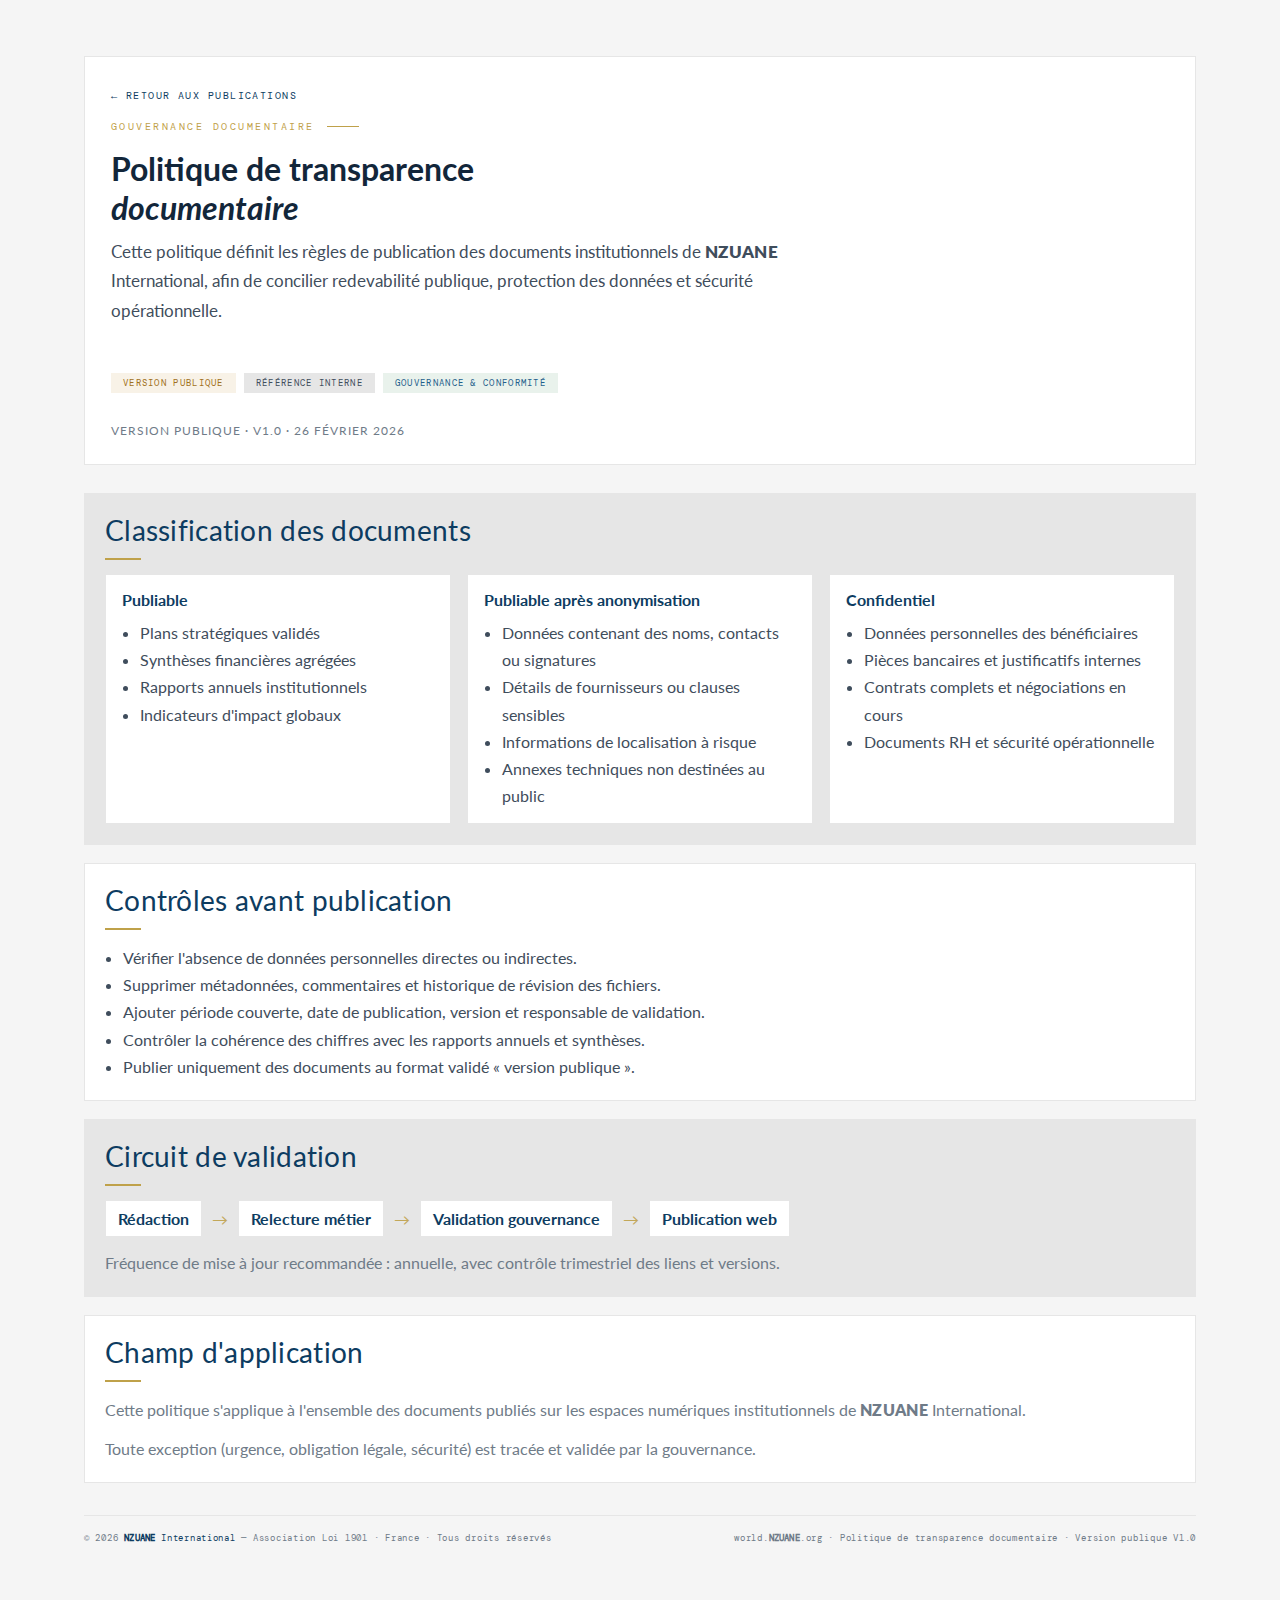
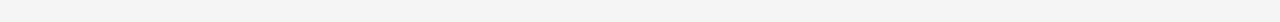
<file: src/corporate/politique-transparence.html>
<!doctype html>
<html lang="fr">
<head>
  <meta charset="UTF-8" />
  <meta name="viewport" content="width=device-width, initial-scale=1.0" />
  <title>NZUANE International — Politique de transparence documentaire</title>
  <meta name="description" content="Politique de transparence documentaire de NZUANE International : critères de publication, anonymisation, confidentialité et cycle de validation." />
  <link rel="preconnect" href="https://fonts.googleapis.com">
  <link rel="preconnect" href="https://fonts.gstatic.com" crossorigin>
  <link href="https://fonts.googleapis.com/css2?family=Lato:wght@300;400;700;900&family=DM+Mono:wght@400;500&display=swap" rel="stylesheet">
  <link rel="stylesheet" href="assets/css/styles.css">
</head>
<body class="policy-page">
  <main class="policy-main">
    <div class="policy-header">
      <a href="index.html#publications" class="back-link">← Retour aux publications</a>
      <div class="section-eyebrow">Gouvernance documentaire</div>
      <h1 class="section-title">Politique de transparence<br><em>documentaire</em></h1>
      <p class="section-lead">
        Cette politique définit les règles de publication des documents institutionnels de <strong class="term-key">NZUANE</strong> International,
        afin de concilier redevabilité publique, protection des données et sécurité opérationnelle.
      </p>
      <div class="policy-tags">
        <span class="tag gold">Version publique</span>
        <span class="tag">Référence interne</span>
        <span class="tag green">Gouvernance & conformité</span>
      </div>
      <p class="policy-meta">Version publique · V1.0 · 26 février 2026</p>
    </div>

    <section class="policy-section">
      <h2 class="policy-title">Classification des documents</h2>
      <div class="policy-grid">
        <article class="card policy-card">
          <h3>Publiable</h3>
          <ul>
            <li>Plans stratégiques validés</li>
            <li>Synthèses financières agrégées</li>
            <li>Rapports annuels institutionnels</li>
            <li>Indicateurs d'impact globaux</li>
          </ul>
        </article>
        <article class="card policy-card">
          <h3>Publiable après anonymisation</h3>
          <ul>
            <li>Données contenant des noms, contacts ou signatures</li>
            <li>Détails de fournisseurs ou clauses sensibles</li>
            <li>Informations de localisation à risque</li>
            <li>Annexes techniques non destinées au public</li>
          </ul>
        </article>
        <article class="card policy-card">
          <h3>Confidentiel</h3>
          <ul>
            <li>Données personnelles des bénéficiaires</li>
            <li>Pièces bancaires et justificatifs internes</li>
            <li>Contrats complets et négociations en cours</li>
            <li>Documents RH et sécurité opérationnelle</li>
          </ul>
        </article>
      </div>
    </section>

    <section class="policy-section">
      <h2 class="policy-title">Contrôles avant publication</h2>
      <ul class="policy-list">
        <li>Vérifier l'absence de données personnelles directes ou indirectes.</li>
        <li>Supprimer métadonnées, commentaires et historique de révision des fichiers.</li>
        <li>Ajouter période couverte, date de publication, version et responsable de validation.</li>
        <li>Contrôler la cohérence des chiffres avec les rapports annuels et synthèses.</li>
        <li>Publier uniquement des documents au format validé « version publique ».</li>
      </ul>
    </section>

    <section class="policy-section">
      <h2 class="policy-title">Circuit de validation</h2>
      <div class="policy-flow">
        <span class="policy-step">Rédaction</span>
        <span class="policy-arrow">→</span>
        <span class="policy-step">Relecture métier</span>
        <span class="policy-arrow">→</span>
        <span class="policy-step">Validation gouvernance</span>
        <span class="policy-arrow">→</span>
        <span class="policy-step">Publication web</span>
      </div>
      <p class="policy-note">Fréquence de mise à jour recommandée : annuelle, avec contrôle trimestriel des liens et versions.</p>
    </section>

    <section class="policy-section policy-section-compact">
      <h2 class="policy-title">Champ d'application</h2>
      <p class="policy-note">Cette politique s'applique à l'ensemble des documents publiés sur les espaces numériques institutionnels de <strong class="term-key">NZUANE</strong> International.</p>
      <p class="policy-note">Toute exception (urgence, obligation légale, sécurité) est tracée et validée par la gouvernance.</p>
    </section>

    <footer class="footer-bottom policy-footer">
      <div class="footer-copy">
        © 2026 <span><strong class="term-key">NZUANE</strong> International</span> — Association Loi 1901 · France · Tous droits réservés
      </div>
      <div class="footer-copy">
        world.nzuane.org · Politique de transparence documentaire · Version publique V1.0
      </div>
    </footer>
  </main>
  <script src="assets/js/brand-terms.js" defer></script>
</body>
</html>
</file>
<file: src/corporate/assets/css/styles.css>
/* =============================================
   VARIABLES & RESET
   ============================================= */
:root {
  --primary-color:#0d3c61;
  --secondary-color:#1f5f8b;
  --accent-color:#bfa14a;
  --neutral-color:#f5f5f5;

  --ink:       #12263a;
  --forest:    var(--primary-color);
  --fern:      var(--secondary-color);
  --leaf:      #3c7fb0;
  --gold:      var(--accent-color);
  --gold-lt:   #d7bf76;
  --ivory:     var(--neutral-color);
  --ivory-dk:  #e6e6e6;
  --stone:     #6f7b88;
  --ash:       #3f4d5c;
  --white:     #ffffff;
  --red:       #b83232;
  --nav-w:     260px;
  --ease:      cubic-bezier(.4,0,.2,1);
}

*,*::before,*::after{margin:0;padding:0;box-sizing:border-box}
html{scroll-behavior:smooth;font-size:16px}
body{
  font-family:'Lato','Arial',sans-serif;
  background:var(--ivory);
  color:var(--ink);
  display:flex;
  min-height:100vh;
  overflow-x:hidden;
}

/* =============================================
   SIDEBAR NAV
   ============================================= */
#sidebar{
  position:fixed;top:0;left:0;
  width:var(--nav-w);height:100vh;
  background:var(--forest);
  display:flex;flex-direction:column;
  z-index:200;
  transition:transform .35s var(--ease);
}

.sidebar-logo{
  padding:2rem 1.75rem 1.5rem;
  border-bottom:1px solid rgba(200,151,58,.2);
}

.logo-image{
  width:172px;
  max-width:100%;
  height:auto;
  display:block;
  margin-bottom:.9rem;
}

.logo-mark{
  font-family:'Lato','Arial',sans-serif;
  font-size:1.6rem;
  font-weight:900;
  color:var(--white);
  letter-spacing:.02em;
  line-height:1;
}

.logo-sub{
  font-family:'DM Mono',monospace;
  font-size:.6rem;
  letter-spacing:.2em;
  text-transform:uppercase;
  color:var(--gold-lt);
  margin-top:.35rem;
  display:block;
}

.logo-country{
  font-size:.58rem;
  color:rgba(247,243,235,.68);
  letter-spacing:.12em;
  text-transform:uppercase;
  margin-top:.2rem;
  font-family:'DM Mono',monospace;
}

.lang-toggle{
  display:flex;
  margin:.75rem 1.75rem;
  border:1px solid rgba(200,151,58,.3);
  border-radius:2px;
  overflow:hidden;
}

.lang-btn{
  flex:1;padding:.35rem 0;
  font-family:'DM Mono',monospace;
  font-size:.6rem;letter-spacing:.15em;
  text-transform:uppercase;
  background:transparent;
  color:rgba(247,243,235,.4);
  border:none;cursor:pointer;
  transition:all .2s;
}

.lang-btn.active{
  background:var(--gold);
  color:var(--ink);
}

nav{
  flex:1;overflow-y:auto;
  padding:.5rem 0;
  scrollbar-width:none;
}
nav::-webkit-scrollbar{display:none}

.nav-section-label{
  font-family:'DM Mono',monospace;
  font-size:.55rem;letter-spacing:.22em;
  text-transform:uppercase;
  color:rgba(200,151,58,.75);
  padding:.75rem 1.75rem .3rem;
}

.nav-link{
  display:flex;align-items:center;gap:.75rem;
  padding:.65rem 1.75rem;
  color:rgba(247,243,235,.8);
  text-decoration:none;
  font-size:.8rem;font-weight:400;
  letter-spacing:.02em;
  transition:all .2s;
  border-left:2px solid transparent;
  position:relative;
}

.nav-link:hover{color:var(--ivory);background:rgba(255,255,255,.04);}
.nav-link.active{
  color:var(--gold-lt);
  border-left-color:var(--gold);
  background:rgba(200,151,58,.08);
}

.nav-link .icon{
  font-size:1rem;width:1.2rem;
  flex-shrink:0;opacity:.7;
}

.nav-link.active .icon{opacity:1}

.sidebar-footer{
  padding:1.25rem 1.75rem;
  border-top:1px solid rgba(200,151,58,.15);
  font-family:'DM Mono',monospace;
  font-size:.55rem;color:rgba(247,243,235,.55);
  letter-spacing:.08em;
  line-height:1.8;
}

/* Mobile hamburger */
#hamburger{
  display:none;
  position:fixed;top:1rem;left:1rem;
  z-index:300;
  background:var(--forest);
  border:none;padding:.6rem;cursor:pointer;
  flex-direction:column;gap:5px;
}

#hamburger span{display:block;width:22px;height:2px;background:var(--ivory);}
#overlay{display:none;position:fixed;inset:0;background:rgba(0,0,0,.5);z-index:150;}

/* =============================================
   MAIN CONTENT
   ============================================= */
#main{
  margin-left:var(--nav-w);
  flex:1;
  min-width:0;
}

section{
  min-height:100vh;
  padding:5rem 4rem 4rem;
  position:relative;
}

section:nth-child(even){background:var(--ivory-dk);}

/* =============================================
   SHARED COMPONENTS
   ============================================= */
.section-eyebrow{
  font-family:'DM Mono',monospace;
  font-size:.62rem;letter-spacing:.25em;
  text-transform:uppercase;
  color:var(--gold);
  display:flex;align-items:center;gap:.75rem;
  margin-bottom:1rem;
}

.section-eyebrow::after{
  content:'';flex:0 0 2rem;height:1px;background:var(--gold);
}

h2.section-title{
  font-family:'Lato','Arial',sans-serif;
  font-size:clamp(2rem,4vw,3.5rem);
  font-weight:400;line-height:1.1;
  color:var(--forest);
  margin-bottom:2rem;
}

h2.section-title em{font-style:italic;color:var(--fern);}

.section-lead{
  font-size:1.05rem;line-height:1.75;
  color:var(--ash);max-width:680px;
  margin-bottom:3rem;
}

.divider{
  width:3rem;height:2px;
  background:var(--gold);
  margin:2rem 0;
}

/* Cards */
.card{
  background:var(--white);
  border:1px solid var(--ivory-dk);
  padding:2rem;
  transition:transform .2s,box-shadow .2s;
}
.card:hover{transform:translateY(-3px);box-shadow:0 12px 32px rgba(0,0,0,.07);}

/* Tags */
.tag{
  display:inline-block;
  font-family:'DM Mono',monospace;
  font-size:.58rem;letter-spacing:.14em;
  text-transform:uppercase;
  padding:.25rem .75rem;
  background:var(--ivory-dk);
  color:var(--ash);
  margin-bottom:1rem;
}

.tag.green{background:rgba(74,148,96,.12);color:var(--fern);}
.tag.gold{background:rgba(200,151,58,.12);color:#a07020;}
.tag.red{background:rgba(184,50,50,.1);color:var(--red);}

/* =============================================
   HERO / ACCUEIL
   ============================================= */
#accueil{
  background:var(--forest);
  color:var(--ivory);
  display:flex;flex-direction:column;
  justify-content:center;
  min-height:100vh;
  overflow:hidden;
  position:relative;
  padding:5rem 4rem;
}

.hero-pattern{
  position:absolute;inset:0;
  background-image:
    repeating-linear-gradient(90deg, transparent, transparent 80px, rgba(200,151,58,.03) 80px, rgba(200,151,58,.03) 81px),
    repeating-linear-gradient(0deg, transparent, transparent 80px, rgba(200,151,58,.03) 80px, rgba(200,151,58,.03) 81px);
  pointer-events:none;
}

.hero-content{position:relative;z-index:1;max-width:860px;}

.hero-tagline{
  font-family:'DM Mono',monospace;
  font-size:.65rem;letter-spacing:.3em;
  text-transform:uppercase;
  color:var(--gold);
  display:flex;align-items:center;gap:1rem;
  margin-bottom:2rem;
}

.hero-tagline::before{content:'';width:2.5rem;height:1px;background:var(--gold);}

.hero-title{
  font-family:'Lato','Arial',sans-serif;
  font-size:clamp(3rem,7vw,6rem);
  font-weight:900;line-height:1;
  letter-spacing:-.02em;
  color:var(--white);
  margin-bottom:.5rem;
}

.hero-title span{
  display:block;
  font-weight:400;font-style:italic;
  font-size:clamp(1.5rem,3.5vw,3rem);
  color:var(--gold-lt);
  letter-spacing:.01em;
}

.hero-name-meaning{
  font-family:'Lato','Arial',sans-serif;
  font-size:clamp(1rem,2vw,1.4rem);
  font-style:italic;
  color:rgba(247,243,235,.75);
  margin-bottom:3rem;
}

.hero-desc{
  font-size:1rem;line-height:1.8;
  color:rgba(247,243,235,.92);
  max-width:600px;
  margin-bottom:3.5rem;
}

.hero-ctas{display:flex;gap:1rem;flex-wrap:wrap;}

.btn-primary{
  display:inline-block;
  padding:.8rem 2rem;
  background:var(--gold);
  color:var(--ink);
  font-family:'DM Mono',monospace;
  font-size:.7rem;letter-spacing:.18em;
  text-transform:uppercase;
  text-decoration:none;
  font-weight:500;
  transition:background .2s;
}

.btn-primary:hover{background:var(--gold-lt);}

.btn-ghost{
  display:inline-block;
  padding:.8rem 2rem;
  border:1px solid rgba(200,151,58,.4);
  color:var(--gold-lt);
  font-family:'DM Mono',monospace;
  font-size:.7rem;letter-spacing:.18em;
  text-transform:uppercase;
  text-decoration:none;
  transition:all .2s;
}

.btn-ghost:hover{border-color:var(--gold);color:var(--white);}

.hero-stats{
  display:flex;gap:0;
  border-top:1px solid rgba(200,151,58,.2);
  padding-top:2.5rem;
  margin-top:3rem;
  flex-wrap:wrap;
}

.hero-stat{
  padding-right:3rem;margin-right:3rem;
  border-right:1px solid rgba(200,151,58,.15);
}
.hero-stat:last-child{border-right:none;}

.hero-stat-val{
  font-family:'Lato','Arial',sans-serif;
  font-size:2.5rem;font-weight:700;
  color:var(--gold-lt);line-height:1;
}

.hero-stat-lbl{
  font-family:'DM Mono',monospace;
  font-size:.58rem;letter-spacing:.12em;
  text-transform:uppercase;
  color:rgba(247,243,235,.72);
  margin-top:.4rem;
}

/* =============================================
   VISION
   ============================================= */
#vision{background:var(--ivory);}

.vision-grid{
  display:grid;
  grid-template-columns:1fr 1fr;
  gap:4rem;align-items:start;
}

.vision-quote{
  font-family:'Lato','Arial',sans-serif;
  font-size:clamp(1.5rem,3vw,2.2rem);
  font-weight:400;
  font-style:italic;
  line-height:1.5;
  color:var(--forest);
  border-left:3px solid var(--gold);
  padding-left:1.75rem;
  margin:2rem 0;
}

.vision-pillars{
  display:flex;flex-direction:column;gap:0;
}

.pillar{
  display:flex;align-items:flex-start;gap:1.25rem;
  padding:1.25rem 0;
  border-bottom:1px solid var(--ivory-dk);
}

.pillar:last-child{border-bottom:none;}

.pillar-num{
  font-family:'Lato','Arial',sans-serif;
  font-size:2.5rem;font-weight:900;
  color:var(--ivory-dk);
  line-height:1;flex-shrink:0;
  width:2.5rem;text-align:center;
}

.pillar-title{
  font-family:'Lato','Arial',sans-serif;
  font-size:.85rem;font-weight:700;
  text-transform:uppercase;letter-spacing:.08em;
  color:var(--forest);margin-bottom:.3rem;
}

.pillar-desc{font-size:.85rem;color:var(--ash);line-height:1.6;}

.logic-chain{
  display:flex;align-items:center;
  gap:.5rem;flex-wrap:wrap;
  margin:2rem 0;
  padding:1.5rem;
  background:var(--forest);
}

.logic-step{
  font-family:'Lato','Arial',sans-serif;
  font-size:1rem;font-style:italic;
  color:var(--ivory);
}

.logic-arrow{
  color:var(--gold);font-size:1.2rem;
}

/* =============================================
   ORGANISATION
   ============================================= */
#organisation{background:var(--ivory-dk);}

.org-tree{
  display:flex;flex-direction:column;gap:1.5rem;
  margin-top:2rem;
}

.org-level{
  display:flex;gap:1rem;align-items:stretch;
  flex-wrap:wrap;
}

.org-level-label{
  font-family:'DM Mono',monospace;
  font-size:.58rem;letter-spacing:.2em;
  text-transform:uppercase;
  color:var(--ash);
  writing-mode:vertical-lr;
  transform:rotate(180deg);
  padding:.5rem .25rem;
  border-right:1px solid var(--stone);
  flex-shrink:0;
  display:flex;align-items:center;
}

.org-cards{display:flex;gap:1rem;flex-wrap:wrap;flex:1;}

.org-card{
  background:var(--white);
  border:1px solid var(--ivory-dk);
  padding:1.25rem 1.5rem;
  flex:1;min-width:200px;max-width:300px;
  position:relative;
  overflow:hidden;
}

.org-card::before{
  content:'';position:absolute;top:0;left:0;
  width:3px;height:100%;
}

.org-card.intl::before{background:var(--gold);}
.org-card.national::before{background:var(--fern);}
.org-card.chapter::before{background:var(--leaf);}
.org-card.operational::before{background:var(--ash);}
.org-card.partner::before{background:var(--stone);}

.org-name{
  font-family:'Lato','Arial',sans-serif;
  font-size:1.1rem;font-weight:700;
  color:var(--forest);margin-bottom:.2rem;
}

.org-type{
  font-family:'DM Mono',monospace;
  font-size:.55rem;letter-spacing:.14em;
  text-transform:uppercase;
  color:var(--gold);margin-bottom:.75rem;
}

.org-country{
  font-size:.7rem;color:var(--ash);
  display:flex;align-items:center;gap:.4rem;
  margin-bottom:.5rem;
}

.org-role{font-size:.78rem;color:var(--ash);line-height:1.5;}

.org-year{
  font-family:'DM Mono',monospace;
  font-size:.55rem;color:var(--stone);
  margin-top:.75rem;letter-spacing:.08em;
}

/* =============================================
   BOARD
   ============================================= */
#gouvernance{background:var(--ivory);}

.board-grid{
  display:grid;
  grid-template-columns:repeat(auto-fill,minmax(300px,1fr));
  gap:1.5rem;
  margin-top:2rem;
}

.board-card{
  background:var(--white);
  border:1px solid var(--ivory-dk);
  overflow:hidden;
  transition:transform .2s,box-shadow .2s;
}

.board-card:hover{transform:translateY(-4px);box-shadow:0 16px 40px rgba(0,0,0,.09);}

.board-avatar{
  width:100%;height:140px;
  background:var(--forest);
  display:flex;align-items:center;justify-content:center;
  font-family:'Lato','Arial',sans-serif;
  font-size:3rem;font-weight:900;
  color:var(--gold-lt);
  letter-spacing:-.02em;
  position:relative;
  overflow:hidden;
}

.board-avatar::after{
  content:'';position:absolute;inset:0;
  background:repeating-linear-gradient(45deg,transparent,transparent 20px,rgba(200,151,58,.04) 20px,rgba(200,151,58,.04) 21px);
}

.board-body{padding:1.5rem;}

.board-name{
  font-family:'Lato','Arial',sans-serif;
  font-size:1.2rem;font-weight:700;
  color:var(--forest);margin-bottom:.2rem;
}

.board-roles{margin-bottom:1rem;}

.board-role{
  display:flex;align-items:baseline;gap:.5rem;
  font-size:.72rem;color:var(--ash);
  padding:.2rem 0;
}

.board-role-org{
  font-family:'DM Mono',monospace;
  font-size:.58rem;letter-spacing:.1em;
  color:var(--gold);
  flex-shrink:0;
}

.board-expertise{
  font-size:.72rem;font-style:italic;
  color:var(--stone);margin-bottom:1rem;
  border-top:1px solid var(--ivory-dk);
  padding-top:.75rem;
}

.board-bio{font-size:.8rem;color:var(--ash);line-height:1.65;}

/* =============================================
   PROJETS STRUCTURANTS
   ============================================= */
#projets{background:var(--ivory-dk);}

.projects-grid{
  display:grid;
  grid-template-columns:repeat(auto-fill,minmax(340px,1fr));
  gap:1.5rem;margin-top:2rem;
}

.project-card{
  background:var(--white);
  border:1px solid var(--ivory-dk);
  display:flex;flex-direction:column;
  overflow:hidden;
  transition:transform .2s,box-shadow .2s;
}

.project-card:hover{transform:translateY(-3px);box-shadow:0 12px 30px rgba(0,0,0,.08);}

.project-header{
  padding:1.75rem;
  background:var(--forest);
  color:var(--ivory);
  position:relative;
}

.project-header::after{
  content:'';position:absolute;
  bottom:0;left:0;right:0;height:1px;
  background:var(--gold);opacity:.3;
}

.project-type-tag{
  font-family:'DM Mono',monospace;
  font-size:.55rem;letter-spacing:.18em;
  text-transform:uppercase;
  color:var(--gold);margin-bottom:.75rem;
}

.project-name{
  font-family:'Lato','Arial',sans-serif;
  font-size:1.8rem;font-weight:900;
  color:var(--white);line-height:1;
  letter-spacing:-.01em;
}

.project-body{padding:1.5rem;flex:1;display:flex;flex-direction:column;}

.project-desc{
  font-size:.85rem;line-height:1.7;
  color:var(--ash);flex:1;
}

.project-parent{
  margin-top:1.25rem;padding-top:1rem;
  border-top:1px solid var(--ivory-dk);
  font-family:'DM Mono',monospace;
  font-size:.58rem;letter-spacing:.1em;
  color:var(--stone);
}

.mechanism-card{
  background:var(--ivory);
  border:1px solid var(--ivory-dk);
  padding:1.5rem;
  display:flex;align-items:flex-start;gap:1.25rem;
}

.mechanism-icon{
  font-size:2rem;flex-shrink:0;opacity:.7;
}

.mechanism-name{
  font-family:'Lato','Arial',sans-serif;
  font-size:1.1rem;font-weight:700;
  color:var(--forest);margin-bottom:.3rem;
}

.mechanism-type{
  font-family:'DM Mono',monospace;
  font-size:.55rem;letter-spacing:.15em;
  text-transform:uppercase;color:var(--gold);
  margin-bottom:.5rem;
}

.mechanism-desc{font-size:.8rem;color:var(--ash);line-height:1.6;}

/* =============================================
   PLAN TRIENNAL
   ============================================= */
#triennal{background:var(--forest);color:var(--ivory);}

#triennal h2.section-title{color:var(--ivory);}
#triennal h2.section-title em{color:var(--gold-lt);}
#triennal .section-eyebrow{color:var(--gold-lt);}
#triennal .section-eyebrow::after{background:var(--gold-lt);}
#triennal .section-lead{color:rgba(247,243,235,.9);}

.timeline{position:relative;margin-top:3rem;}

.timeline::before{
  content:'';position:absolute;left:0;top:0;bottom:0;
  width:1px;background:rgba(200,151,58,.25);
}

.timeline-item{
  display:grid;grid-template-columns:auto 1fr;
  gap:0 2rem;margin-bottom:0;
  padding-bottom:3rem;
  position:relative;
}

.timeline-item:last-child{padding-bottom:0;}

.timeline-left{
  display:flex;flex-direction:column;align-items:center;
  padding-top:.2rem;
  position:relative;
  padding-left:0;
  margin-left:0;
}

.timeline-dot{
  width:12px;height:12px;
  border:2px solid var(--gold);
  background:var(--forest);
  border-radius:50%;
  flex-shrink:0;
  margin-left:-5.5px;
  position:relative;z-index:1;
}

.timeline-line{
  flex:1;width:1px;background:rgba(200,151,58,.15);
  margin-top:.5rem;
}

.timeline-content{
  background:rgba(255,255,255,.04);
  border:1px solid rgba(200,151,58,.15);
  padding:1.5rem;
  margin-left:1rem;
}

.timeline-phase{
  font-family:'DM Mono',monospace;
  font-size:.58rem;letter-spacing:.2em;
  text-transform:uppercase;color:var(--gold);
  margin-bottom:.5rem;
}

.timeline-title{
  font-family:'Lato','Arial',sans-serif;
  font-size:1.3rem;font-weight:700;
  color:var(--white);margin-bottom:1rem;
}

.timeline-desc{
  font-size:.85rem;line-height:1.7;
  color:rgba(247,243,235,.9);margin-bottom:1rem;
}

.timeline-objectives{
  display:flex;flex-direction:column;gap:.4rem;
}

.timeline-obj{
  display:flex;align-items:flex-start;gap:.6rem;
  font-size:.8rem;color:rgba(247,243,235,.88);
}

.timeline-obj::before{
  content:'→';color:var(--gold);
  font-size:.8rem;flex-shrink:0;margin-top:.05rem;
}

.timeline-kpi{
  margin-top:1rem;padding:.75rem;
  background:rgba(200,151,58,.1);
  border-left:2px solid var(--gold);
  font-size:.78rem;font-style:italic;
  color:var(--gold-lt);
}

.period-badge{
  display:inline-block;
  font-family:'Lato','Arial',sans-serif;
  font-size:3rem;font-weight:900;
  color:rgba(200,151,58,.15);
  line-height:1;margin-bottom:.5rem;
}

.triennal-grid{
  display:grid;grid-template-columns:1fr 1fr;
  gap:3rem;align-items:start;
}

/* =============================================
   PLAN DÉCENNAL
   ============================================= */
#decennal{background:var(--ivory);}

.axes-grid{
  display:grid;
  grid-template-columns:repeat(auto-fill,minmax(300px,1fr));
  gap:1.25rem;
  margin-top:2rem;
}

.axe-card{
  background:var(--white);
  border:1px solid var(--ivory-dk);
  padding:1.75rem;
  display:flex;flex-direction:column;
  gap:.75rem;
  position:relative;
  overflow:hidden;
  transition:transform .2s,box-shadow .2s;
}

.axe-card:hover{transform:translateY(-3px);box-shadow:0 12px 32px rgba(0,0,0,.07);}

.axe-card::before{
  content:'';position:absolute;top:0;left:0;right:0;height:3px;
  background:linear-gradient(90deg,var(--fern),var(--gold));
}

.axe-number{
  font-family:'Lato','Arial',sans-serif;
  font-size:4rem;font-weight:900;
  color:var(--ivory-dk);line-height:1;
  position:absolute;top:.5rem;right:1rem;
}

.axe-title{
  font-family:'Lato','Arial',sans-serif;
  font-size:1.1rem;font-weight:700;
  color:var(--forest);padding-right:3rem;
}

.axe-obj{
  font-family:'DM Mono',monospace;
  font-size:.65rem;letter-spacing:.1em;
  color:var(--gold);font-weight:500;
}

.axe-result{
  font-size:.82rem;color:var(--ash);line-height:1.6;
}

.axe-result ul{padding-left:1rem;}
.axe-result li{margin-bottom:.25rem;}

.vision-2035{
  background:var(--forest);color:var(--ivory);
  padding:3rem;margin-top:3rem;
  position:relative;overflow:hidden;
}

.vision-2035::before{
  content:'2035';
  position:absolute;right:-1rem;bottom:-2rem;
  font-family:'Lato','Arial',sans-serif;
  font-size:12rem;font-weight:900;
  color:rgba(200,151,58,.05);line-height:1;
  pointer-events:none;
}

.vision-2035-title{
  font-family:'Lato','Arial',sans-serif;
  font-size:2rem;font-weight:400;font-style:italic;
  color:var(--gold-lt);margin-bottom:1rem;
}

.vision-2035-text{
  font-size:1rem;line-height:1.8;
  color:rgba(247,243,235,.7);max-width:700px;
}

/* =============================================
   DASHBOARD LINK
   ============================================= */
#donnees{background:var(--ivory-dk);}

.dashboard-preview{
  background:var(--forest);
  padding:3rem;margin-top:2rem;
  display:grid;grid-template-columns:1fr 1fr 1fr;
  gap:1.5rem;
  position:relative;overflow:hidden;
}

.dashboard-preview::before{
  content:'';position:absolute;inset:0;
  background-image:
    repeating-linear-gradient(90deg,transparent,transparent 60px,rgba(200,151,58,.03) 60px,rgba(200,151,58,.03) 61px),
    repeating-linear-gradient(0deg,transparent,transparent 60px,rgba(200,151,58,.03) 60px,rgba(200,151,58,.03) 61px);
}

.preview-kpi{
  position:relative;z-index:1;
  padding:1.25rem;
  border:1px solid rgba(200,151,58,.15);
}

.preview-kpi-val{
  font-family:'Lato','Arial',sans-serif;
  font-size:2.2rem;font-weight:700;
  color:var(--gold-lt);line-height:1;
  margin-bottom:.3rem;
}

.preview-kpi-lbl{
  font-family:'DM Mono',monospace;
  font-size:.58rem;letter-spacing:.12em;
  text-transform:uppercase;
  color:rgba(247,243,235,.72);
}

.dashboard-cta{
  grid-column:1/-1;
  display:flex;align-items:center;justify-content:space-between;
  border-top:1px solid rgba(200,151,58,.2);
  padding-top:1.5rem;
  position:relative;z-index:1;
  flex-wrap:wrap;gap:1rem;
}

.dashboard-cta-text{
  font-family:'Lato','Arial',sans-serif;
  font-size:1.3rem;font-style:italic;
  color:rgba(247,243,235,.92);
}

/* =============================================
   RAPPORTS
   ============================================= */
#publications{background:var(--ivory);}

.publications-block{margin-top:1.5rem;}
.publications-block.separated{margin-top:2.5rem;}

.pub-block-title{
  font-family:'DM Mono',monospace;
  font-size:.62rem;
  letter-spacing:.16em;
  text-transform:uppercase;
  color:var(--ash);
  margin-bottom:.85rem;
}

.publications-grid{
  display:grid;
  grid-template-columns:repeat(auto-fill,minmax(280px,1fr));
  gap:1.25rem;margin-top:2rem;
}

.pub-card{
  background:var(--white);
  border:1px solid var(--ivory-dk);
  padding:1.75rem;
  display:flex;flex-direction:column;gap:1rem;
  opacity:.6;
  position:relative;
  overflow:hidden;
}

.pub-card::after{
  content:'À VENIR · COMING SOON';
  position:absolute;
  top:50%;left:50%;
  transform:translate(-50%,-50%) rotate(-15deg);
  font-family:'DM Mono',monospace;
  font-size:.65rem;letter-spacing:.2em;
  color:var(--stone);white-space:nowrap;
  border:1px solid var(--stone);
  padding:.3rem 1rem;
  pointer-events:none;
}

.pub-card.available{
  opacity:1;
}

.pub-card.available::after{
  display:none;
}

.pub-type{
  font-family:'DM Mono',monospace;
  font-size:.55rem;letter-spacing:.18em;
  text-transform:uppercase;color:var(--gold);
}

.pub-title{
  font-family:'Lato','Arial',sans-serif;
  font-size:1.1rem;font-weight:700;
  color:var(--forest);
}

.pub-year{font-size:.8rem;color:var(--stone);}

.pub-links{
  list-style:none;
  margin-top:.4rem;
  display:flex;
  flex-direction:column;
  gap:.35rem;
  padding-left:0;
}

.pub-links li{
  font-size:.78rem;
  color:var(--ash);
}

.pub-links a{
  color:var(--fern);
  text-decoration:none;
}

.pub-links a:hover{text-decoration:underline;}

/* =============================================
   CONTACT / FOOTER NAV
   ============================================= */
#contact{
  background:var(--ink);color:var(--ivory);
  min-height:auto;
  padding:5rem 4rem;
}

#contact h2.section-title{color:var(--white);}
#contact h2.section-title em{color:var(--gold-lt);}
#contact .section-eyebrow{color:var(--gold-lt);}
#contact .section-eyebrow::after{background:var(--gold-lt);}

.contact-grid{
  display:grid;grid-template-columns:repeat(3,minmax(0,1fr));gap:2rem;
  align-items:stretch;
  margin-top:2rem;
}

.contact-entity{
  padding:1.5rem;
  border:1px solid rgba(200,151,58,.2);
  height:100%;
}

.contact-logo-card{
  display:flex;
  align-items:center;
  justify-content:center;
  border:none;
}

.contact-logo-image{
  width:100%;
  max-width:260px;
  height:auto;
  display:block;
}

.entity-country{
  font-family:'DM Mono',monospace;
  font-size:.65rem;letter-spacing:.2em;
  text-transform:uppercase;color:var(--gold);
  margin-bottom:.75rem;
}

.entity-name{
  font-family:'Lato','Arial',sans-serif;
  font-size:1.4rem;font-weight:700;
  color:var(--white);margin-bottom:.5rem;
}

.entity-detail{
  font-size:.82rem;color:rgba(247,243,235,.86);
  line-height:2;
}

.entity-detail a{color:var(--gold-lt);text-decoration:none;}
.entity-detail a:hover{text-decoration:underline;}

.footer-bottom{
  margin-top:4rem;
  padding-top:1.5rem;
  border-top:1px solid rgba(247,243,235,.08);
  display:flex;justify-content:space-between;align-items:center;
  flex-wrap:wrap;gap:1rem;
}

.footer-copy{
  font-family:'DM Mono',monospace;
  font-size:.58rem;letter-spacing:.08em;
  color:rgba(247,243,235,.62);
}

.footer-copy span{color:var(--gold);}

/* =============================================
   ANIMATIONS
   ============================================= */
@keyframes fadeUp{
  from{opacity:0;transform:translateY(20px);}
  to{opacity:1;transform:translateY(0);}
}

.fade-in{
  opacity:0;
  animation:fadeUp .6s var(--ease) forwards;
}

/* =============================================
   RESPONSIVE
   ============================================= */
@media(max-width:1024px){
  :root{--nav-w:220px;}
  section{padding:4rem 2.5rem;}
  .vision-grid,.triennal-grid,.contact-grid{grid-template-columns:1fr;}
}

@media(max-width:768px){
  #sidebar{transform:translateX(-100%);}
  #sidebar.open{transform:translateX(0);}
  #main{margin-left:0;}
  #hamburger{display:flex;}
  #overlay{display:none;}
  #overlay.open{display:block;}
  section{padding:5rem 1.5rem 3rem;}
  #accueil{padding:5rem 1.5rem;}
  .hero-stats{gap:1.5rem;}
  .hero-stat{border-right:none;padding-right:0;margin-right:0;}
  .dashboard-preview{grid-template-columns:1fr 1fr;}
}

/* =============================================
   BILINGUAL — hidden text
   ============================================= */
[data-fr],[data-en]{display:none;}
html[data-lang="fr"] [data-fr]{display:block;}
html[data-lang="en"] [data-en]{display:block;}
html[data-lang="fr"] span[data-fr]{display:inline;}
html[data-lang="en"] span[data-en]{display:inline;}

/* =============================================
   DASHBOARD PAGE (MERGE GLOBAL)
   ============================================= */
body.dashboard-page{
  --primary-color:#0d3c61;
  --secondary-color:#1f5f8b;
  --accent-color:#bfa14a;
  --neutral-color:#f5f5f5;

  --forest:var(--primary-color);
  --forest-mid:var(--secondary-color);
  --forest-light:#3c7fb0;
  --earth:#8b5e3c;
  --earth-light:#c4956a;
  --cream:var(--neutral-color);
  --cream-dark:#e6e6e6;
  --gold:var(--accent-color);
  --gold-light:#d7bf76;
  --text-dark:#1a1a1a;
  --text-mid:#3d3d3d;
  --text-light:#6b6b6b;
  --red-alert:#c0392b;
  --blue-data:#2980b9;
  --white:#ffffff;

  font-family:'Lato','Arial',sans-serif;
  background:var(--cream);
  color:var(--text-dark);
  overflow-x:hidden;
  display:block;
}

body.dashboard-page *,
body.dashboard-page *::before,
body.dashboard-page *::after{
  box-sizing:border-box;
}

body.dashboard-page header {
  background: var(--forest);
  color: var(--cream);
  padding: 0;
  position: relative;
  overflow: hidden;
}

body.dashboard-page .header-pattern {
  position: absolute;
  inset: 0;
  background-image:
    repeating-linear-gradient(45deg, transparent, transparent 40px, rgba(201,168,76,0.04) 40px, rgba(201,168,76,0.04) 41px),
    repeating-linear-gradient(-45deg, transparent, transparent 40px, rgba(201,168,76,0.04) 40px, rgba(201,168,76,0.04) 41px);
}

body.dashboard-page .header-content {
  position: relative;
  z-index: 1;
  display: grid;
  grid-template-columns: 1fr auto;
  align-items: end;
  padding: 3rem 3rem 0;
  gap: 2rem;
}

body.dashboard-page .header-brand {display:flex;flex-direction:column;gap:.5rem;}

body.dashboard-page .dashboard-logo{
  width:128px;
  height:auto;
  display:block;
  margin-bottom:.35rem;
}

body.dashboard-page .brand-tag {
  font-family: 'DM Mono', monospace;
  font-size: 0.65rem;
  font-weight: 500;
  letter-spacing: 0.25em;
  text-transform: uppercase;
  color: var(--gold);
  display: flex;
  align-items: center;
  gap: 0.75rem;
}

body.dashboard-page .brand-tag::before {
  content: '';
  display: block;
  width: 2rem;
  height: 1px;
  background: var(--gold);
}

body.dashboard-page h1 {
  font-family:'Lato','Arial',sans-serif;
  font-size: clamp(2.5rem, 5vw, 4.5rem);
  font-weight: 300;
  line-height: 1.05;
  color: var(--cream);
  letter-spacing: -0.01em;
}

body.dashboard-page h1 em {font-style:italic;color:var(--gold-light);}

body.dashboard-page .header-subtitle {
  font-size: 0.75rem;
  color: rgba(245,240,232,0.55);
  letter-spacing: 0.1em;
  margin-top: 0.5rem;
}

body.dashboard-page .header-stats-row {
  display: flex;
  gap: 0;
  border-top: 1px solid rgba(201,168,76,0.2);
  margin-top: 2.5rem;
}

body.dashboard-page .header-stat {
  flex: 1;
  padding: 1.25rem 1.5rem;
  border-right: 1px solid rgba(201,168,76,0.15);
  transition: background 0.3s;
}

body.dashboard-page .header-stat:last-child{border-right:none;}
body.dashboard-page .header-stat:hover{background:rgba(201,168,76,0.06);}

body.dashboard-page .header-stat-value {
  font-family: 'Syne', sans-serif;
  font-size: 1.8rem;
  font-weight: 700;
  color: var(--gold-light);
  line-height: 1;
}

body.dashboard-page .header-stat-label {
  font-size: .6rem;
  letter-spacing: .12em;
  text-transform: uppercase;
  color: rgba(245,240,232,.5);
  margin-top: .3rem;
}

body.dashboard-page .nav-container {
  background: var(--forest-mid);
  position: sticky;
  top: 0;
  z-index: 100;
  box-shadow: 0 2px 20px rgba(0,0,0,0.2);
}

body.dashboard-page .dashboard-back-wrap{
  padding:.6rem 1.5rem 0;
  margin-bottom:.5rem;
}

body.dashboard-page .dashboard-back-link{
  display:inline-block;
  font-family:'DM Mono', monospace;
  font-size:.62rem;
  letter-spacing:.12em;
  text-transform:uppercase;
  color:var(--gold-light);
  text-decoration:none;
  opacity:.9;
}

body.dashboard-page .dashboard-back-link:hover{
  color:var(--cream);
  opacity:1;
}

body.dashboard-page .nav-tabs {display:flex;overflow-x:auto;scrollbar-width:none;}
body.dashboard-page .nav-tabs::-webkit-scrollbar {display:none;}

body.dashboard-page .nav-tab {
  padding:1rem 1.5rem;
  font-family:'DM Mono', monospace;
  font-size:.65rem;
  letter-spacing:.15em;
  text-transform:uppercase;
  color:rgba(245,240,232,.5);
  cursor:pointer;
  border-bottom:2px solid transparent;
  white-space:nowrap;
  transition:all .25s;
  display:flex;
  align-items:center;
  gap:.5rem;
  background:none;
  border-left:none;
  border-right:none;
  border-top:none;
}

body.dashboard-page .nav-tab:hover{color:var(--cream);background:rgba(255,255,255,.05);}
body.dashboard-page .nav-tab.active{color:var(--gold-light);border-bottom-color:var(--gold);background:rgba(201,168,76,.08);}
body.dashboard-page .nav-tab .icon{font-size:.9rem;}

body.dashboard-page main{max-width:1400px;margin:0 auto;padding:2.5rem 2rem;}
body.dashboard-page .section{display:none;}
body.dashboard-page .section.active{display:block;}

body.dashboard-page .section-header {
  margin-bottom:2.5rem;
  padding-bottom:1.5rem;
  border-bottom:1px solid var(--cream-dark);
  display:flex;
  justify-content:space-between;
  align-items:flex-end;
  flex-wrap:wrap;
  gap:1rem;
}

body.dashboard-page .section-title {
  font-family:'Lato','Arial',sans-serif;
  font-size:2.2rem;
  font-weight:400;
  color:var(--forest);
  line-height:1.1;
}

body.dashboard-page .section-title span {
  display:block;
  font-family:'DM Mono', monospace;
  font-size:.6rem;
  letter-spacing:.2em;
  text-transform:uppercase;
  color:var(--text-light);
  font-weight:400;
  margin-bottom:.3rem;
}

body.dashboard-page .source-tag {
  font-size:.6rem;
  color:var(--text-light);
  letter-spacing:.08em;
  background:var(--cream-dark);
  padding:.3rem .75rem;
  border-radius:2px;
}

body.dashboard-page .kpi-grid {display:grid;grid-template-columns:repeat(auto-fit,minmax(200px,1fr));gap:1rem;margin-bottom:2.5rem;}
body.dashboard-page .kpi-card {background:var(--white);border:1px solid var(--cream-dark);padding:1.5rem;position:relative;overflow:hidden;transition:transform .2s, box-shadow .2s;}
body.dashboard-page .kpi-card::before {content:'';position:absolute;top:0;left:0;width:3px;height:100%;background:var(--forest-light);}
body.dashboard-page .kpi-card.alert::before{background:var(--red-alert);} 
body.dashboard-page .kpi-card.gold::before{background:var(--gold);} 
body.dashboard-page .kpi-card.earth::before{background:var(--earth-light);} 
body.dashboard-page .kpi-card:hover{transform:translateY(-2px);box-shadow:0 8px 24px rgba(0,0,0,.08);} 
body.dashboard-page .kpi-label{font-size:.6rem;letter-spacing:.15em;text-transform:uppercase;color:var(--text-light);margin-bottom:.75rem;line-height:1.4;}
body.dashboard-page .kpi-value{font-family:'Syne', sans-serif;font-size:2.2rem;font-weight:700;color:var(--forest);line-height:1;}
body.dashboard-page .kpi-unit{font-family:'DM Mono', monospace;font-size:.75rem;color:var(--text-light);font-weight:400;margin-left:.2rem;}
body.dashboard-page .kpi-sub{font-size:.65rem;color:var(--text-light);margin-top:.5rem;}

body.dashboard-page .chart-grid{display:grid;grid-template-columns:repeat(auto-fit,minmax(420px,1fr));gap:1.5rem;margin-bottom:2rem;}
body.dashboard-page .chart-grid.cols-3{grid-template-columns:repeat(auto-fit,minmax(300px,1fr));}
body.dashboard-page .chart-card{background:var(--white);border:1px solid var(--cream-dark);padding:1.75rem;}
body.dashboard-page .chart-card.wide{grid-column:1 / -1;}
body.dashboard-page .chart-title{font-family:'Syne', sans-serif;font-size:.8rem;font-weight:600;text-transform:uppercase;letter-spacing:.08em;color:var(--forest);margin-bottom:.35rem;}
body.dashboard-page .chart-subtitle{font-size:.62rem;color:var(--text-light);letter-spacing:.05em;margin-bottom:1.25rem;}
body.dashboard-page .chart-wrap{position:relative;height:240px;}
body.dashboard-page .chart-wrap.tall{height:320px;}
body.dashboard-page .chart-wrap.short{height:180px;}

body.dashboard-page .insight-box{background:var(--forest);color:var(--cream);padding:1.5rem 2rem;margin:2rem 0;border-left:4px solid var(--gold);display:flex;gap:1.25rem;align-items:flex-start;}
body.dashboard-page .insight-icon{font-size:1.5rem;flex-shrink:0;margin-top:.1rem;}
body.dashboard-page .insight-text{font-family:'Lato','Arial',sans-serif;font-size:1.15rem;font-weight:300;line-height:1.6;font-style:italic;}
body.dashboard-page .insight-text strong{font-weight:600;font-style:normal;color:var(--gold-light);}

body.dashboard-page .data-table-wrap{overflow-x:auto;background:var(--white);border:1px solid var(--cream-dark);margin-bottom:1.5rem;}
body.dashboard-page table{width:100%;border-collapse:collapse;font-size:.7rem;}
body.dashboard-page thead{background:var(--forest);} 
body.dashboard-page thead th{color:var(--cream);padding:.75rem 1rem;text-align:left;font-family:'DM Mono', monospace;font-weight:400;letter-spacing:.08em;font-size:.62rem;text-transform:uppercase;white-space:nowrap;}
body.dashboard-page tbody tr{border-bottom:1px solid var(--cream-dark);} 
body.dashboard-page tbody tr:hover{background:rgba(26,58,42,.03);} 
body.dashboard-page tbody td{padding:.65rem 1rem;color:var(--text-mid);font-size:.7rem;}
body.dashboard-page tbody td.num{font-family:'DM Mono', monospace;text-align:right;font-weight:500;color:var(--forest);}
body.dashboard-page tbody td.highlight{color:var(--red-alert);font-weight:500;}
body.dashboard-page tbody td.good{color:var(--forest-light);font-weight:500;}

body.dashboard-page .progress-list{display:flex;flex-direction:column;gap:.75rem;}
body.dashboard-page .progress-label{display:flex;justify-content:space-between;font-size:.65rem;color:var(--text-mid);margin-bottom:.25rem;letter-spacing:.04em;}
body.dashboard-page .progress-bar-track{height:6px;background:var(--cream-dark);border-radius:0;overflow:hidden;}
body.dashboard-page .progress-bar-fill{height:100%;background:var(--forest-light);transition:width 1.5s cubic-bezier(.4,0,.2,1);width:0;}
body.dashboard-page .progress-bar-fill.red{background:var(--red-alert);} 
body.dashboard-page .progress-bar-fill.gold{background:var(--gold);} 
body.dashboard-page .progress-bar-fill.earth{background:var(--earth-light);} 

body.dashboard-page .compare-grid{display:grid;grid-template-columns:1fr 1fr;gap:.5rem;margin-top:.75rem;}
body.dashboard-page .compare-item{padding:.75rem;background:var(--cream);display:flex;flex-direction:column;gap:.2rem;}
body.dashboard-page .compare-item .clabel{font-size:.58rem;text-transform:uppercase;letter-spacing:.1em;color:var(--text-light);}
body.dashboard-page .compare-item .cval{font-family:'Syne', sans-serif;font-size:1.4rem;font-weight:700;color:var(--forest);}
body.dashboard-page .compare-item.female .cval{color:#7b4f8a;} 
body.dashboard-page .compare-item.male .cval{color:#2c6b9a;} 


@keyframes dashboardFadeUp {
  from { opacity: 0; transform: translateY(16px); }
  to { opacity: 1; transform: translateY(0); }
}

body.dashboard-page .section.active .kpi-card,
body.dashboard-page .section.active .chart-card,
body.dashboard-page .section.active .insight-box {
  animation: dashboardFadeUp .4s ease both;
}

body.dashboard-page .section.active .kpi-card:nth-child(1){animation-delay:.05s;}
body.dashboard-page .section.active .kpi-card:nth-child(2){animation-delay:.10s;}
body.dashboard-page .section.active .kpi-card:nth-child(3){animation-delay:.15s;}
body.dashboard-page .section.active .kpi-card:nth-child(4){animation-delay:.20s;}
body.dashboard-page .section.active .kpi-card:nth-child(5){animation-delay:.25s;}
body.dashboard-page .section.active .kpi-card:nth-child(6){animation-delay:.30s;}

@media (max-width: 768px) {
  body.dashboard-page .header-content { grid-template-columns: 1fr; padding: 2rem; }
  body.dashboard-page .chart-grid { grid-template-columns: 1fr; }
  body.dashboard-page main { padding: 1.5rem 1rem; }
  body.dashboard-page .header-stats-row { flex-wrap: wrap; }
  body.dashboard-page .header-stat { flex: 1 1 140px; }
}

/* =========================================================
   POLICY PAGE
   ========================================================= */
body.policy-page {
  display: block;
  margin: 0;
  background: var(--ivory);
  color: var(--ink);
  font-family: 'Lato','Arial',sans-serif;
}

body.policy-page section {
  min-height: auto;
  padding: 0;
  position: static;
}

.policy-main {
  max-width: 1160px;
  margin: 0 auto;
  padding: 56px 24px 78px;
}

.policy-header {
  border: 1px solid var(--ivory-dk);
  background: var(--white);
  padding: 26px;
  margin-bottom: 28px;
  border-radius: 0;
}

.policy-header .section-title {
  margin-bottom: 10px;
}

.policy-header .section-lead {
  max-width: 74ch;
}

.policy-header .back-link {
  display: inline-block;
  margin-bottom: 18px;
  font-family: 'DM Mono', monospace;
  font-size: .64rem;
  letter-spacing: .14em;
  text-transform: uppercase;
  color: var(--forest);
  text-decoration: none;
}

.policy-header .back-link:hover {
  color: var(--fern);
}

.policy-tags {
  display: flex;
  flex-wrap: wrap;
  gap: 8px;
  margin-top: 14px;
}

.policy-meta {
  margin-top: 14px;
  font-size: .78rem;
  letter-spacing: .08em;
  text-transform: uppercase;
  color: var(--stone);
}

.policy-section {
  margin-top: 18px;
  border: 1px solid var(--ivory-dk);
  border-radius: 0;
  padding: 20px;
  background: var(--white);
}

body.policy-page .policy-section {
  padding: 20px;
}

.policy-section-compact {
  padding-top: 16px;
  padding-bottom: 16px;
}

.policy-title {
  margin: 0 0 14px;
  color: var(--forest);
  font-family: 'Lato','Arial',sans-serif;
  font-size: clamp(1.4rem, 2.2vw, 2rem);
  font-weight: 400;
  line-height: 1.2;
  letter-spacing: .01em;
}

.policy-title::after {
  content: '';
  display: block;
  width: 36px;
  height: 2px;
  margin-top: 10px;
  background: var(--gold);
}


.term-key {
  font-weight: 800;
  text-transform: uppercase;
  letter-spacing: .02em;
}

.policy-grid {
  display: grid;
  grid-template-columns: repeat(auto-fit, minmax(240px, 1fr));
  gap: 16px;
}

.policy-card {
  border: 1px solid var(--ivory-dk);
  border-radius: 0;
  padding: 16px 16px 14px;
  background: var(--white);
  min-height: 100%;
}

.policy-card h3 {
  margin: 0 0 10px;
  color: var(--forest);
  font-size: .98rem;
}

.policy-card ul,
.policy-list {
  margin: 0;
  padding-left: 18px;
  line-height: 1.7;
  color: var(--ash);
}

.policy-flow {
  display: flex;
  flex-wrap: wrap;
  gap: 10px;
  align-items: center;
}

.policy-step {
  border: 1px solid var(--ivory-dk);
  background: var(--white);
  border-radius: 0;
  padding: 8px 12px;
  font-weight: 700;
  color: var(--forest);
}

.policy-arrow {
  color: var(--gold);
  opacity: .9;
}

.policy-note {
  margin-top: 12px;
  color: var(--stone);
  line-height: 1.7;
}

.policy-footer {
  margin-top: 32px;
  border-top: 1px solid var(--ivory-dk);
  padding-top: 16px;
}

body.policy-page .policy-footer .footer-copy {
  color: var(--stone);
}

body.policy-page .policy-footer .footer-copy span {
  color: var(--forest);
}

@media (max-width: 768px) {
  .policy-main {
    padding: 24px 16px 40px;
  }

  .policy-header,
  .policy-section {
    padding: 16px;
  }

  .policy-tag {
    font-size: .7rem;
  }
}
</file>
